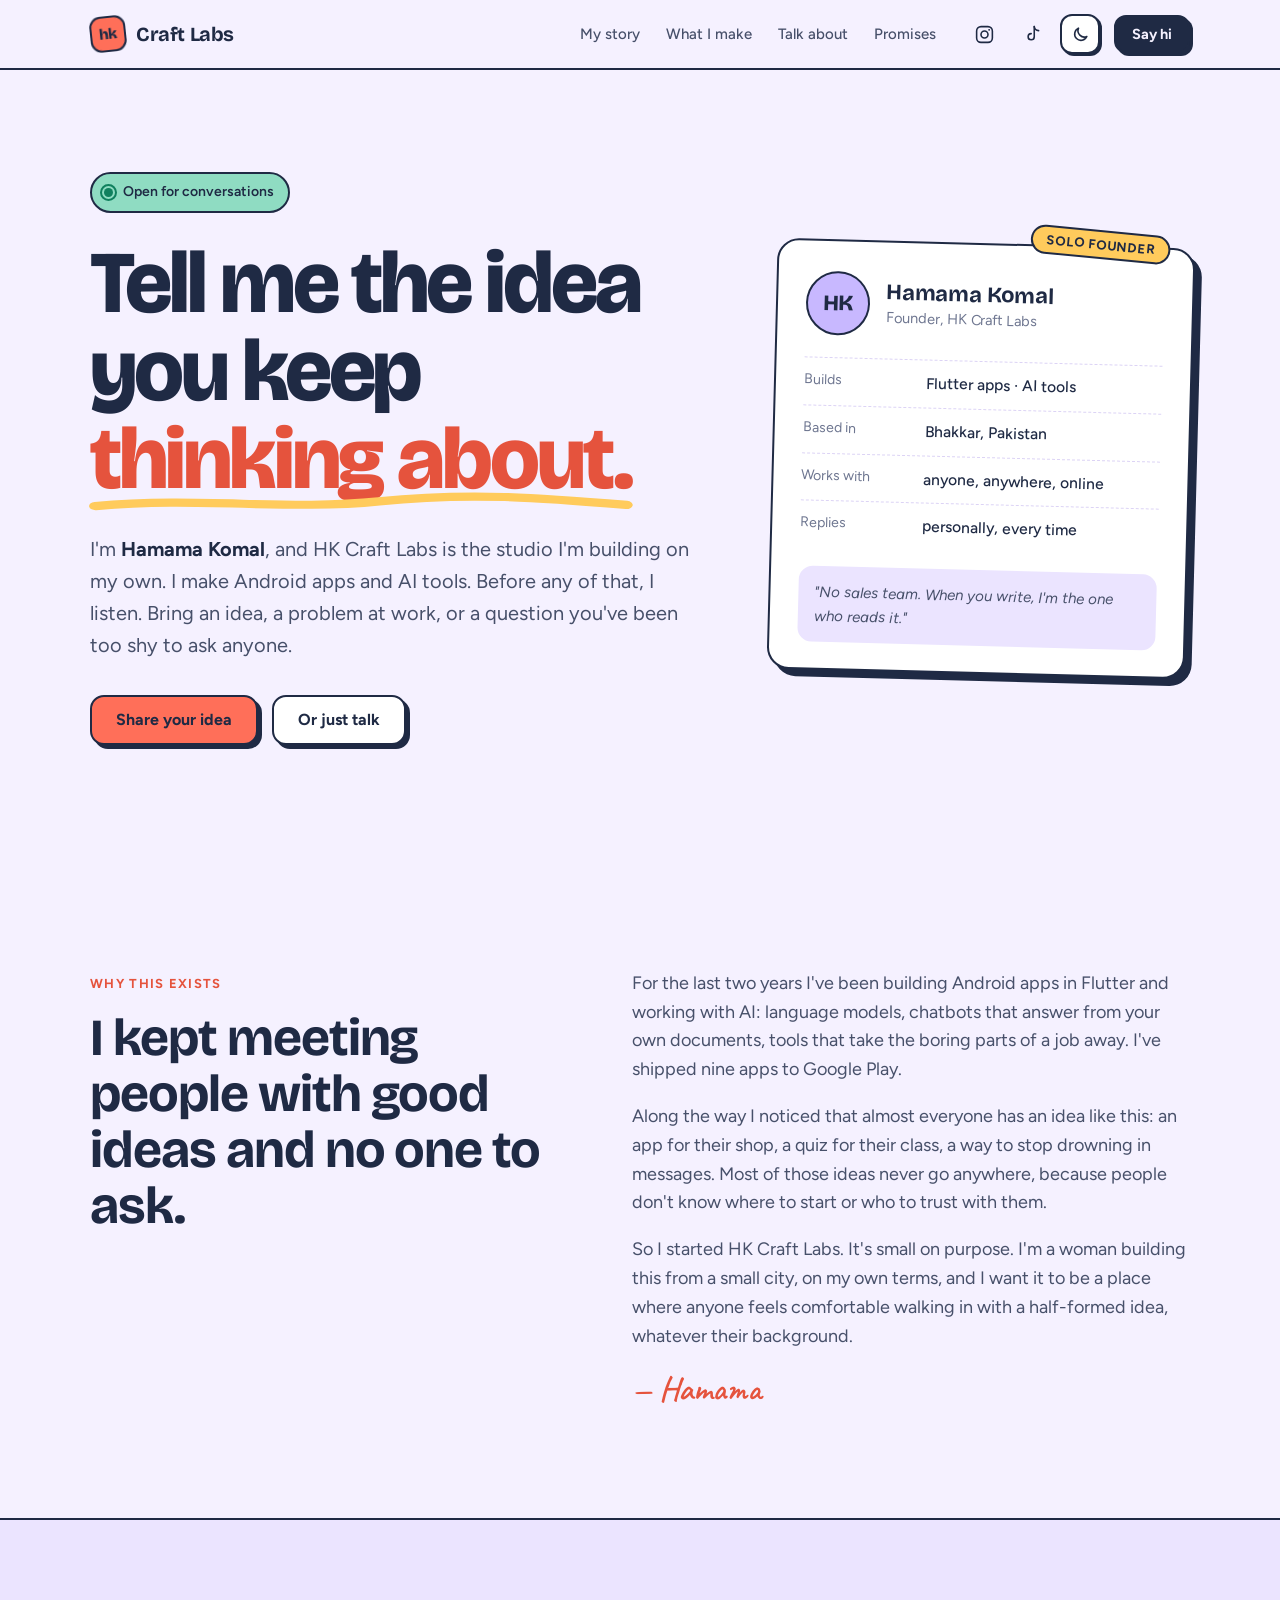
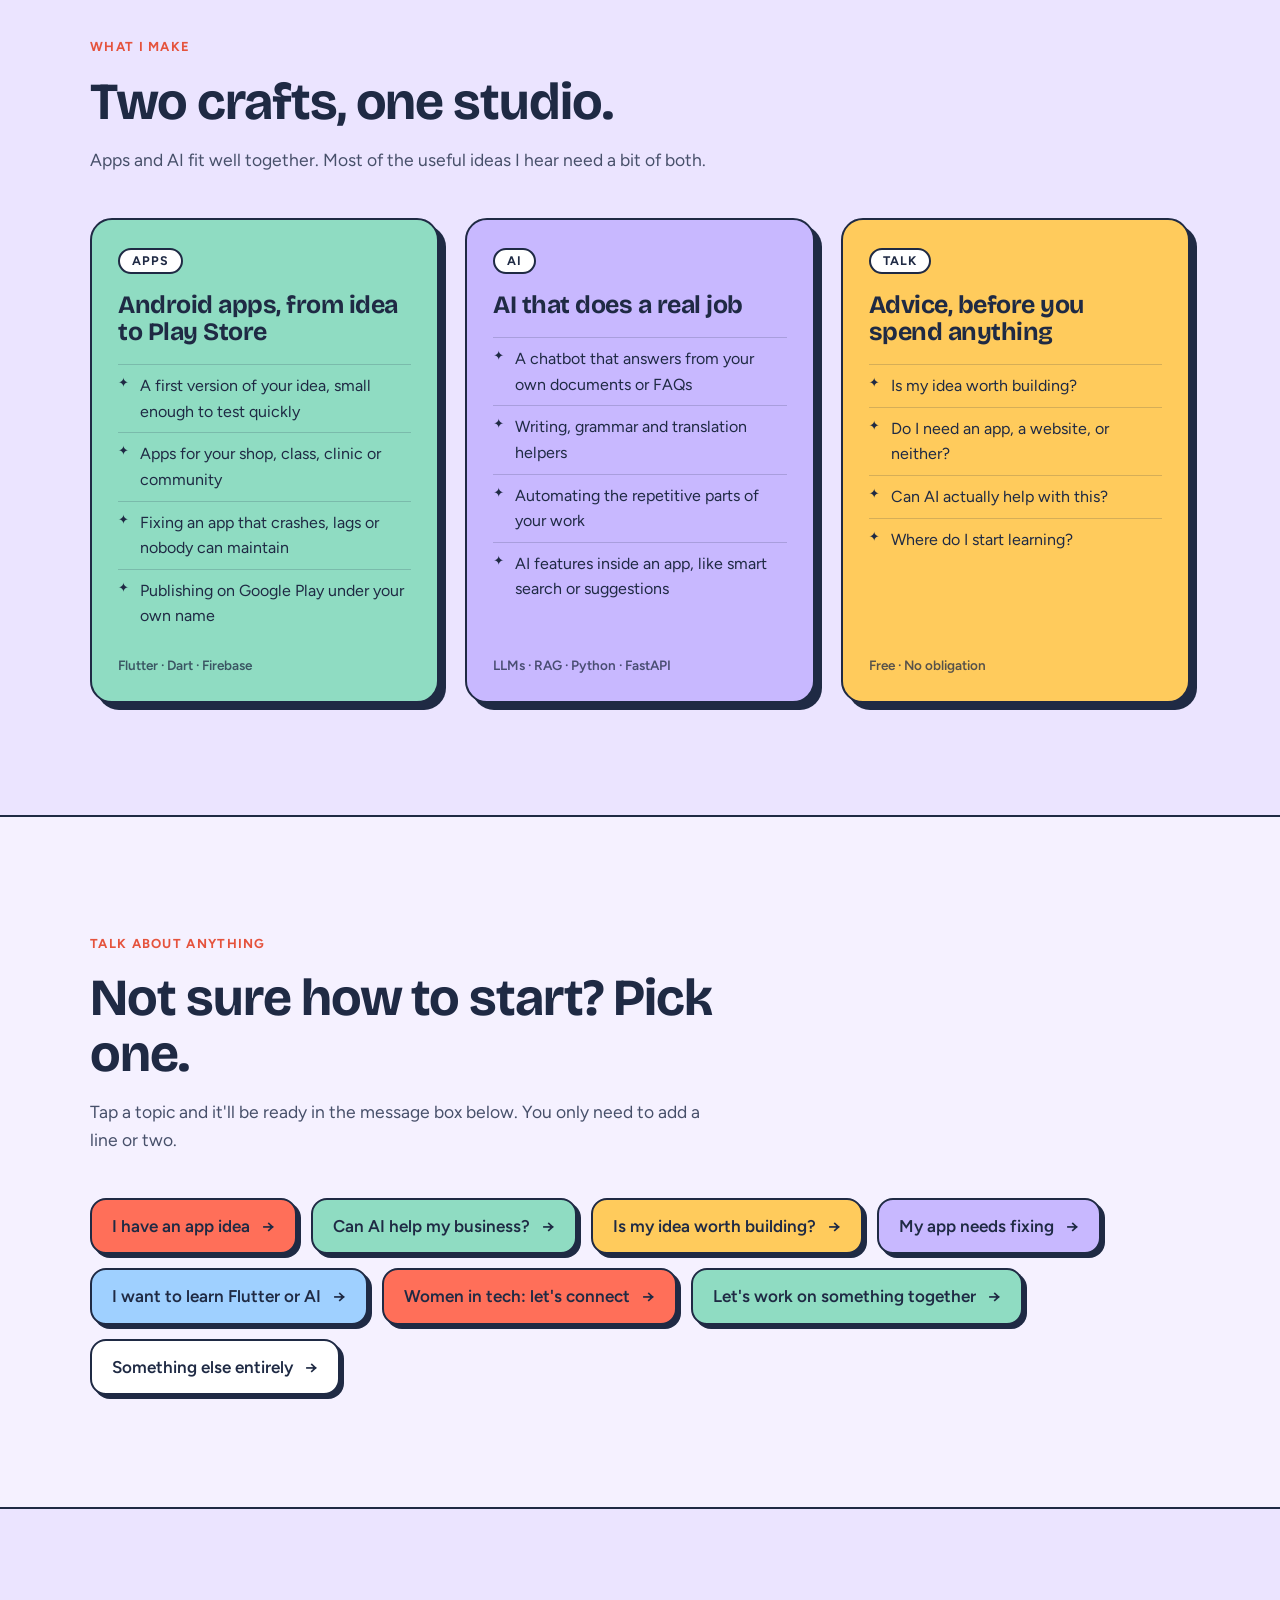
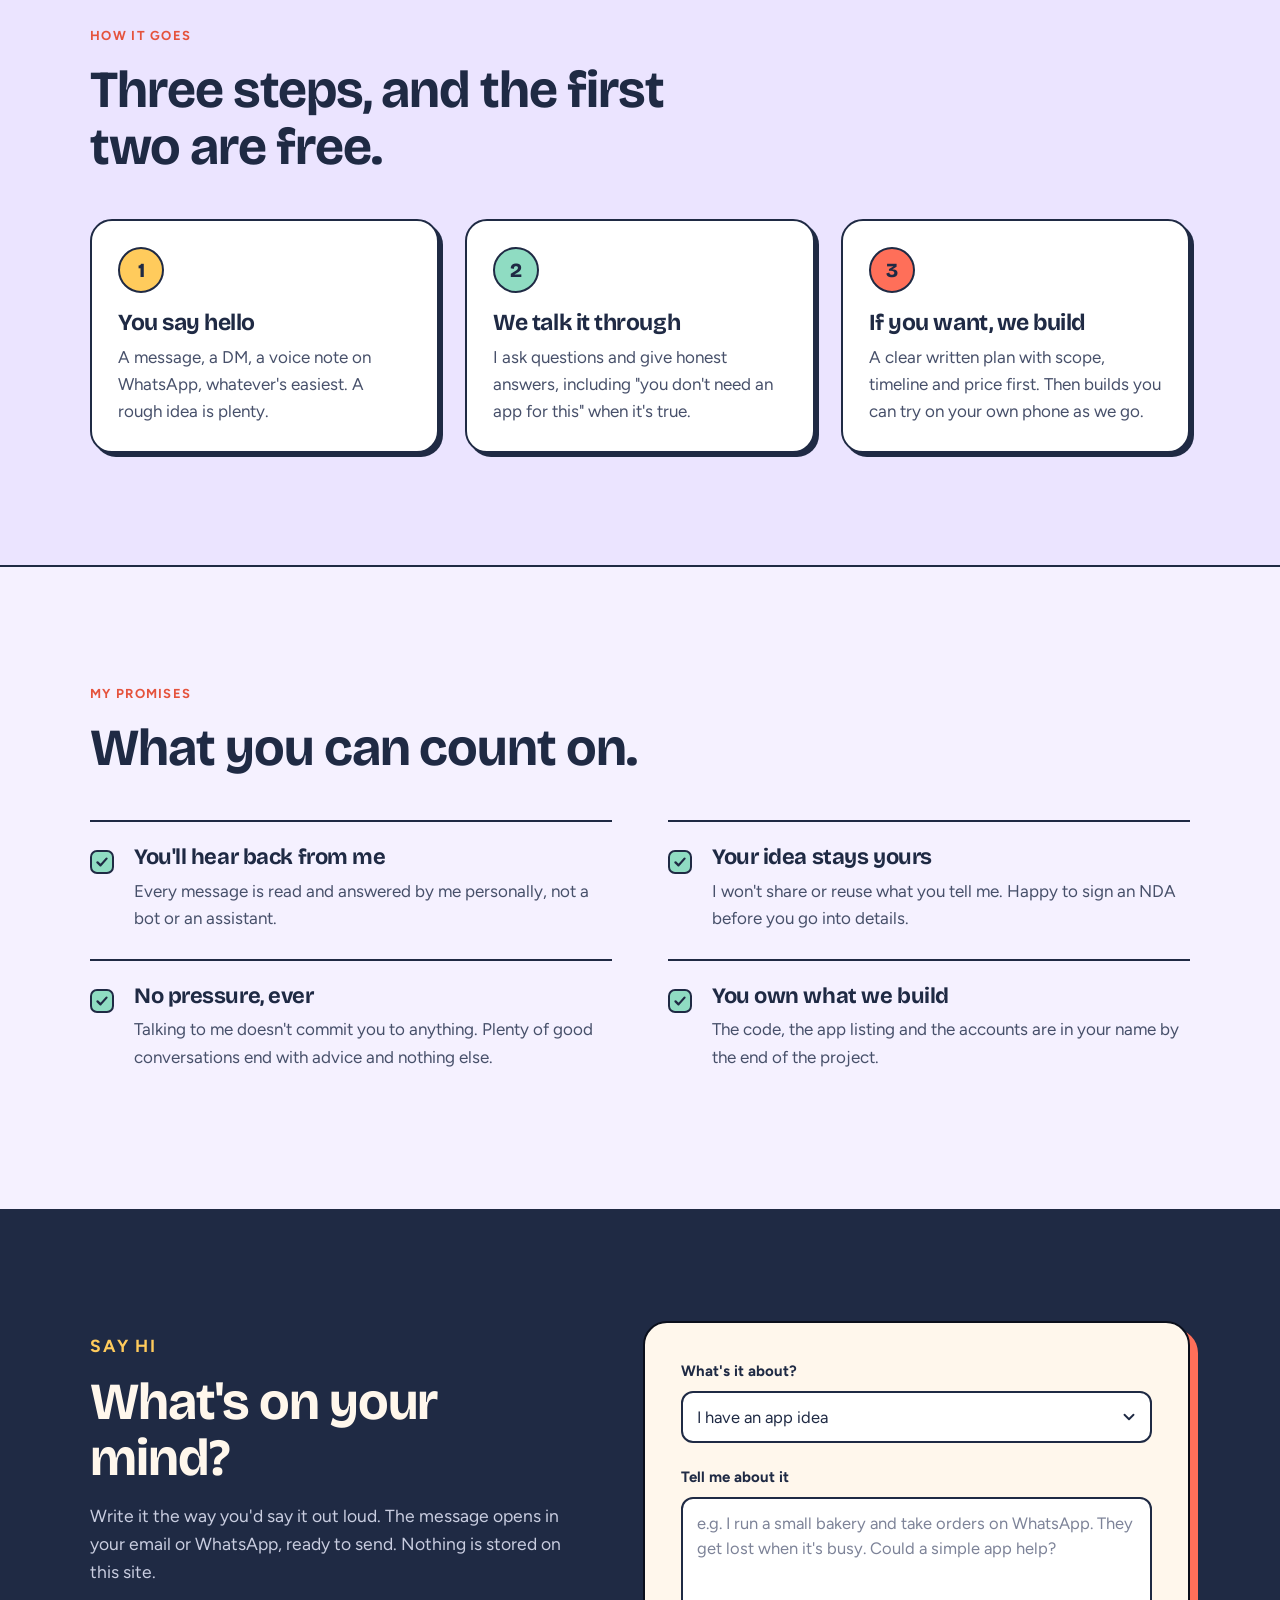
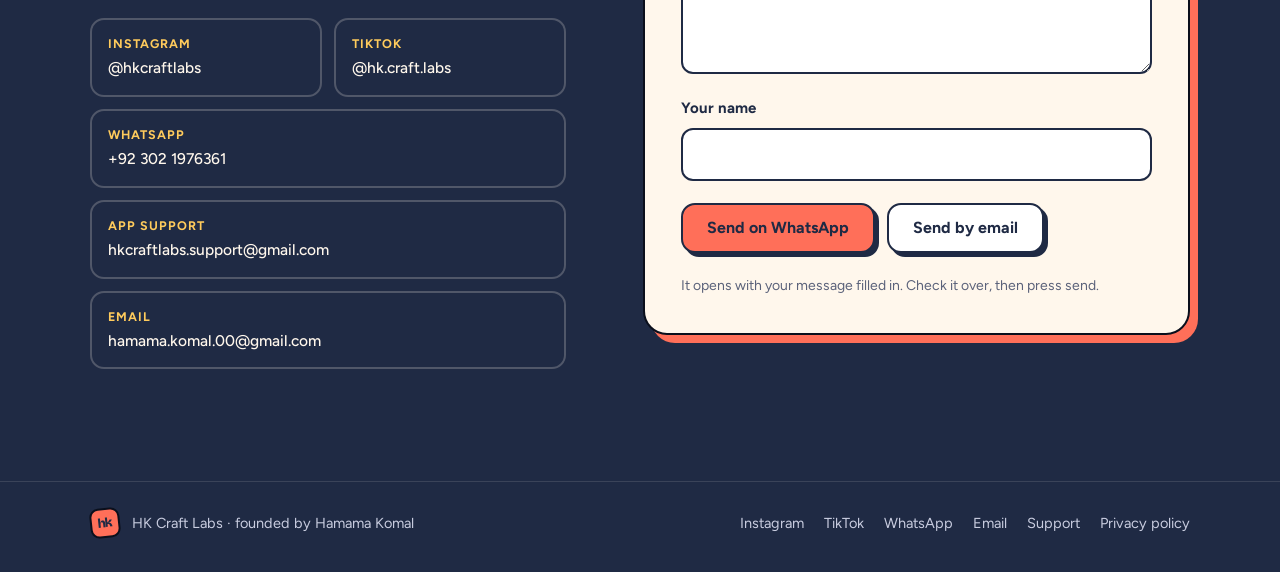
<file: index.html>
<!doctype html>
<html lang="en">
<head>
  <meta charset="utf-8" />
  <meta name="viewport" content="width=device-width, initial-scale=1" />
  <title>HK Craft Labs — apps and AI, made with care</title>
  <meta name="description" content="HK Craft Labs is a new studio founded by Hamama Komal, a woman solo founder building Android apps and AI tools. Share an idea, ask a question, or just talk." />
  <meta name="theme-color" content="#f5f1ff" media="(prefers-color-scheme: light)" />
  <meta name="theme-color" content="#131a2b" media="(prefers-color-scheme: dark)" />
  <link rel="icon" href="/favicon.svg" type="image/svg+xml" />

  <meta property="og:type" content="website" />
  <meta property="og:title" content="HK Craft Labs — tell me the idea you keep thinking about" />
  <meta property="og:description" content="A new studio for apps and AI, founded by Hamama Komal. Share an idea or just say hi." />
  <meta property="og:image" content="/og.png" />
  <meta name="twitter:card" content="summary_large_image" />

  <link rel="preconnect" href="https://fonts.googleapis.com" />
  <link rel="preconnect" href="https://fonts.gstatic.com" crossorigin />
  <link href="https://fonts.googleapis.com/css2?family=Bricolage+Grotesque:opsz,wght@12..96,500..800&family=Caveat:wght@600&family=Figtree:wght@400;500;600;700&display=swap" rel="stylesheet" />
  <link rel="stylesheet" href="/styles.css" />
  <script>
    // Apply a saved theme before first paint so the page doesn't flash.
    try {
      var saved = localStorage.getItem("hk-theme");
      if (saved === "light" || saved === "dark") document.documentElement.dataset.theme = saved;
    } catch (e) {}
  </script>
</head>
<body>
  <a class="skip" href="#main">Skip to content</a>

  <header class="masthead">
    <div class="wrap masthead__row">
      <a class="brand" href="#top" aria-label="HK Craft Labs, back to top">
        <span class="brand__mark" aria-hidden="true">hk</span>
        <span class="brand__name">Craft Labs</span>
      </a>
      <nav class="nav" aria-label="Primary">
        <a href="#story">My story</a>
        <a href="#make">What I make</a>
        <a href="#topics">Talk about</a>
        <a href="#promise">Promises</a>
      </nav>
      <div class="masthead__social">
        <a class="icon-link" href="https://www.instagram.com/hkcraftlabs" target="_blank" rel="noopener" aria-label="HK Craft Labs on Instagram" data-social="instagram">
          <svg viewBox="0 0 24 24" aria-hidden="true"><rect x="3" y="3" width="18" height="18" rx="5"/><circle cx="12" cy="12" r="4"/><circle cx="17.3" cy="6.7" r="1.1" class="fill"/></svg>
        </a>
        <a class="icon-link" href="https://www.tiktok.com/@hk.craft.labs" target="_blank" rel="noopener" aria-label="HK Craft Labs on TikTok" data-social="tiktok">
          <svg viewBox="0 0 24 24" aria-hidden="true"><path d="M14 3v11.5a3.5 3.5 0 1 1-3.5-3.5"/><path d="M14 3c.4 2.6 2.2 4.4 5 4.6"/></svg>
        </a>
        <button class="theme-toggle" type="button" id="theme-toggle" aria-label="Switch to dark theme">
          <svg class="icon-moon" viewBox="0 0 24 24" aria-hidden="true"><path d="M20 14.5A8 8 0 0 1 9.5 4a8 8 0 1 0 10.5 10.5z"/></svg>
          <svg class="icon-sun" viewBox="0 0 24 24" aria-hidden="true"><circle cx="12" cy="12" r="4"/><path d="M12 2v2M12 20v2M4.9 4.9l1.4 1.4M17.7 17.7l1.4 1.4M2 12h2M20 12h2M4.9 19.1l1.4-1.4M17.7 6.3l1.4-1.4"/></svg>
        </button>
        <a class="btn btn--small" href="#talk">Say hi</a>
      </div>
    </div>
  </header>

  <main id="main">
    <!-- HERO -->
    <section class="hero" id="top">
      <div class="wrap hero__grid">
        <div class="hero__copy">
          <p class="pill"><span class="pulse" aria-hidden="true"></span> Open for conversations</p>
          <h1 class="display">
            Tell me the idea you keep
            <span class="scribble">thinking about.<svg viewBox="0 0 300 18" preserveAspectRatio="none" aria-hidden="true"><path d="M3 12 C 60 4, 110 16, 160 8 S 250 5, 297 11"/></svg></span>
          </h1>
          <p class="lede">
            I'm <strong>Hamama Komal</strong>, and HK Craft Labs is the studio I'm building on my own. I make
            Android apps and AI tools. Before any of that, I listen. Bring an idea, a problem at work, or a
            question you've been too shy to ask anyone.
          </p>
          <div class="hero__actions">
            <a class="btn btn--coral" href="#talk">Share your idea</a>
            <a class="btn btn--ghost" href="#topics">Or just talk</a>
          </div>
        </div>

        <aside class="founder-card" aria-label="About the founder">
          <span class="sticker">solo founder</span>
          <div class="founder-card__top">
            <span class="avatar" aria-hidden="true">HK</span>
            <div>
              <p class="founder-card__name">Hamama Komal</p>
              <p class="founder-card__role">Founder, HK Craft Labs</p>
            </div>
          </div>
          <ul class="founder-card__facts">
            <li><span>Builds</span>Flutter apps · AI tools</li>
            <li><span>Based in</span>Bhakkar, Pakistan</li>
            <li><span>Works with</span>anyone, anywhere, online</li>
            <li><span>Replies</span>personally, every time</li>
          </ul>
          <p class="founder-card__note">"No sales team. When you write, I'm the one who reads it."</p>
        </aside>
      </div>
    </section>

    <!-- STORY -->
    <section class="section" id="story">
      <div class="wrap story">
        <div class="story__head">
          <p class="eyebrow">Why this exists</p>
          <h2>I kept meeting people with good ideas and no one to ask.</h2>
        </div>
        <div class="story__body">
          <p>
            For the last two years I've been building Android apps in Flutter and working with AI: language
            models, chatbots that answer from your own documents, tools that take the boring parts of a job away.
            I've shipped nine apps to Google Play.
          </p>
          <p>
            Along the way I noticed that almost everyone has an idea like this: an app for their shop, a quiz
            for their class, a way to stop drowning in messages. Most of those ideas never go anywhere, because
            people don't know where to start or who to trust with them.
          </p>
          <p>
            So I started HK Craft Labs. It's small on purpose. I'm a woman building this from a small city, on my
            own terms, and I want it to be a place where anyone feels comfortable walking in with a half-formed
            idea, whatever their background.
          </p>
          <p class="handwritten">— Hamama</p>
        </div>
      </div>
    </section>

    <!-- MAKE -->
    <section class="section section--tint" id="make">
      <div class="wrap">
        <div class="section__head">
          <p class="eyebrow">What I make</p>
          <h2>Two crafts, one studio.</h2>
          <p class="section__note">Apps and AI fit well together. Most of the useful ideas I hear need a bit of both.</p>
        </div>

        <div class="lanes">
          <article class="lane lane--mint">
            <p class="lane__tag">Apps</p>
            <h3>Android apps, from idea to Play Store</h3>
            <ul>
              <li>A first version of your idea, small enough to test quickly</li>
              <li>Apps for your shop, class, clinic or community</li>
              <li>Fixing an app that crashes, lags or nobody can maintain</li>
              <li>Publishing on Google Play under your own name</li>
            </ul>
            <p class="lane__stack">Flutter · Dart · Firebase</p>
          </article>

          <article class="lane lane--lilac">
            <p class="lane__tag">AI</p>
            <h3>AI that does a real job</h3>
            <ul>
              <li>A chatbot that answers from your own documents or FAQs</li>
              <li>Writing, grammar and translation helpers</li>
              <li>Automating the repetitive parts of your work</li>
              <li>AI features inside an app, like smart search or suggestions</li>
            </ul>
            <p class="lane__stack">LLMs · RAG · Python · FastAPI</p>
          </article>

          <article class="lane lane--sun">
            <p class="lane__tag">Talk</p>
            <h3>Advice, before you spend anything</h3>
            <ul>
              <li>Is my idea worth building?</li>
              <li>Do I need an app, a website, or neither?</li>
              <li>Can AI actually help with this?</li>
              <li>Where do I start learning?</li>
            </ul>
            <p class="lane__stack">Free · No obligation</p>
          </article>
        </div>
      </div>
    </section>

    <!-- TOPICS -->
    <section class="section" id="topics">
      <div class="wrap">
        <div class="section__head">
          <p class="eyebrow">Talk about anything</p>
          <h2>Not sure how to start? Pick one.</h2>
          <p class="section__note">Tap a topic and it'll be ready in the message box below. You only need to add a line or two.</p>
        </div>

        <ul class="topics" role="list">
          <li><button type="button" class="topic topic--coral" data-topic="I have an app idea">I have an app idea<span aria-hidden="true">→</span></button></li>
          <li><button type="button" class="topic topic--mint" data-topic="Can AI help my business?">Can AI help my business?<span aria-hidden="true">→</span></button></li>
          <li><button type="button" class="topic topic--sun" data-topic="Is my idea worth building?">Is my idea worth building?<span aria-hidden="true">→</span></button></li>
          <li><button type="button" class="topic topic--lilac" data-topic="My app needs fixing">My app needs fixing<span aria-hidden="true">→</span></button></li>
          <li><button type="button" class="topic topic--sky" data-topic="I want to learn Flutter or AI">I want to learn Flutter or AI<span aria-hidden="true">→</span></button></li>
          <li><button type="button" class="topic topic--coral" data-topic="Women in tech: let's connect">Women in tech: let's connect<span aria-hidden="true">→</span></button></li>
          <li><button type="button" class="topic topic--mint" data-topic="Collaboration">Let's work on something together<span aria-hidden="true">→</span></button></li>
          <li><button type="button" class="topic topic--plain" data-topic="Something else">Something else entirely<span aria-hidden="true">→</span></button></li>
        </ul>
      </div>
    </section>

    <!-- HOW -->
    <section class="section section--tint" id="how">
      <div class="wrap">
        <div class="section__head">
          <p class="eyebrow">How it goes</p>
          <h2>Three steps, and the first two are free.</h2>
        </div>
        <ol class="steps">
          <li class="step">
            <span class="step__n">1</span>
            <h3>You say hello</h3>
            <p>A message, a DM, a voice note on WhatsApp, whatever's easiest. A rough idea is plenty.</p>
          </li>
          <li class="step">
            <span class="step__n">2</span>
            <h3>We talk it through</h3>
            <p>I ask questions and give honest answers, including "you don't need an app for this" when it's true.</p>
          </li>
          <li class="step">
            <span class="step__n">3</span>
            <h3>If you want, we build</h3>
            <p>A clear written plan with scope, timeline and price first. Then builds you can try on your own phone as we go.</p>
          </li>
        </ol>
      </div>
    </section>

    <!-- PROMISES -->
    <section class="section" id="promise">
      <div class="wrap promise">
        <div class="section__head">
          <p class="eyebrow">My promises</p>
          <h2>What you can count on.</h2>
        </div>
        <ul class="promises">
          <li>
            <h3>You'll hear back from me</h3>
            <p>Every message is read and answered by me personally, not a bot or an assistant.</p>
          </li>
          <li>
            <h3>Your idea stays yours</h3>
            <p>I won't share or reuse what you tell me. Happy to sign an NDA before you go into details.</p>
          </li>
          <li>
            <h3>No pressure, ever</h3>
            <p>Talking to me doesn't commit you to anything. Plenty of good conversations end with advice and nothing else.</p>
          </li>
          <li>
            <h3>You own what we build</h3>
            <p>The code, the app listing and the accounts are in your name by the end of the project.</p>
          </li>
        </ul>
      </div>
    </section>

    <!-- CONTACT -->
    <section class="section section--talk" id="talk">
      <div class="wrap talk">
        <div class="talk__intro">
          <p class="eyebrow eyebrow--light">Say hi</p>
          <h2>What's on your mind?</h2>
          <p>
            Write it the way you'd say it out loud. The message opens in your email or WhatsApp, ready to send.
            Nothing is stored on this site.
          </p>

          <ul class="channels">
            <li>
              <a href="https://www.instagram.com/hkcraftlabs" target="_blank" rel="noopener" data-social="instagram">
                <span class="channels__label">Instagram</span>
                <span class="channels__value" data-social-handle="instagram">@hkcraftlabs</span>
              </a>
            </li>
            <li>
              <a href="https://www.tiktok.com/@hk.craft.labs" target="_blank" rel="noopener" data-social="tiktok">
                <span class="channels__label">TikTok</span>
                <span class="channels__value" data-social-handle="tiktok">@hk.craft.labs</span>
              </a>
            </li>
            <li class="channels__wide">
              <a href="https://wa.me/923021976361" target="_blank" rel="noopener">
                <span class="channels__label">WhatsApp</span>
                <span class="channels__value">+92 302 1976361</span>
              </a>
            </li>
            <li class="channels__wide">
              <a href="mailto:hkcraftlabs.support@gmail.com">
                <span class="channels__label">App support</span>
                <span class="channels__value">hkcraftlabs.support@gmail.com</span>
              </a>
            </li>
            <li class="channels__wide">
              <a href="mailto:hamama.komal.00@gmail.com">
                <span class="channels__label">Email</span>
                <span class="channels__value">hamama.komal.00@gmail.com</span>
              </a>
            </li>
          </ul>
        </div>

        <form class="brief" id="brief" novalidate>
          <label class="field">
            <span class="field__label">What's it about?</span>
            <select name="topic" id="topic">
              <option>I have an app idea</option>
              <option>Can AI help my business?</option>
              <option>Is my idea worth building?</option>
              <option>My app needs fixing</option>
              <option>I want to learn Flutter or AI</option>
              <option>Women in tech: let's connect</option>
              <option>Collaboration</option>
              <option>Something else</option>
            </select>
          </label>

          <label class="field">
            <span class="field__label">Tell me about it</span>
            <textarea name="message" id="message" rows="6" required placeholder="e.g. I run a small bakery and take orders on WhatsApp. They get lost when it's busy. Could a simple app help?"></textarea>
          </label>

          <label class="field">
            <span class="field__label">Your name</span>
            <input type="text" name="name" autocomplete="name" required />
          </label>

          <p class="form-error" id="form-error" role="alert" hidden></p>

          <div class="brief__send">
            <button class="btn btn--coral" type="submit" data-channel="whatsapp">Send on WhatsApp</button>
            <button class="btn btn--ghost" type="submit" data-channel="email">Send by email</button>
          </div>
          <p class="brief__hint">It opens with your message filled in. Check it over, then press send.</p>
        </form>
      </div>
    </section>
  </main>

  <footer class="footer">
    <div class="wrap footer__row">
      <p class="footer__brand"><span class="brand__mark" aria-hidden="true">hk</span> HK Craft Labs · founded by Hamama Komal</p>
      <p class="footer__links">
        <a href="https://www.instagram.com/hkcraftlabs" target="_blank" rel="noopener" data-social="instagram">Instagram</a>
        <a href="https://www.tiktok.com/@hk.craft.labs" target="_blank" rel="noopener" data-social="tiktok">TikTok</a>
        <a href="https://wa.me/923021976361" target="_blank" rel="noopener">WhatsApp</a>
        <a href="mailto:hamama.komal.00@gmail.com">Email</a>
        <a href="mailto:hkcraftlabs.support@gmail.com">Support</a>
        <a href="/privacy">Privacy policy</a>
      </p>
    </div>
  </footer>

  <script src="/script.js" defer></script>
</body>
</html>
</file>
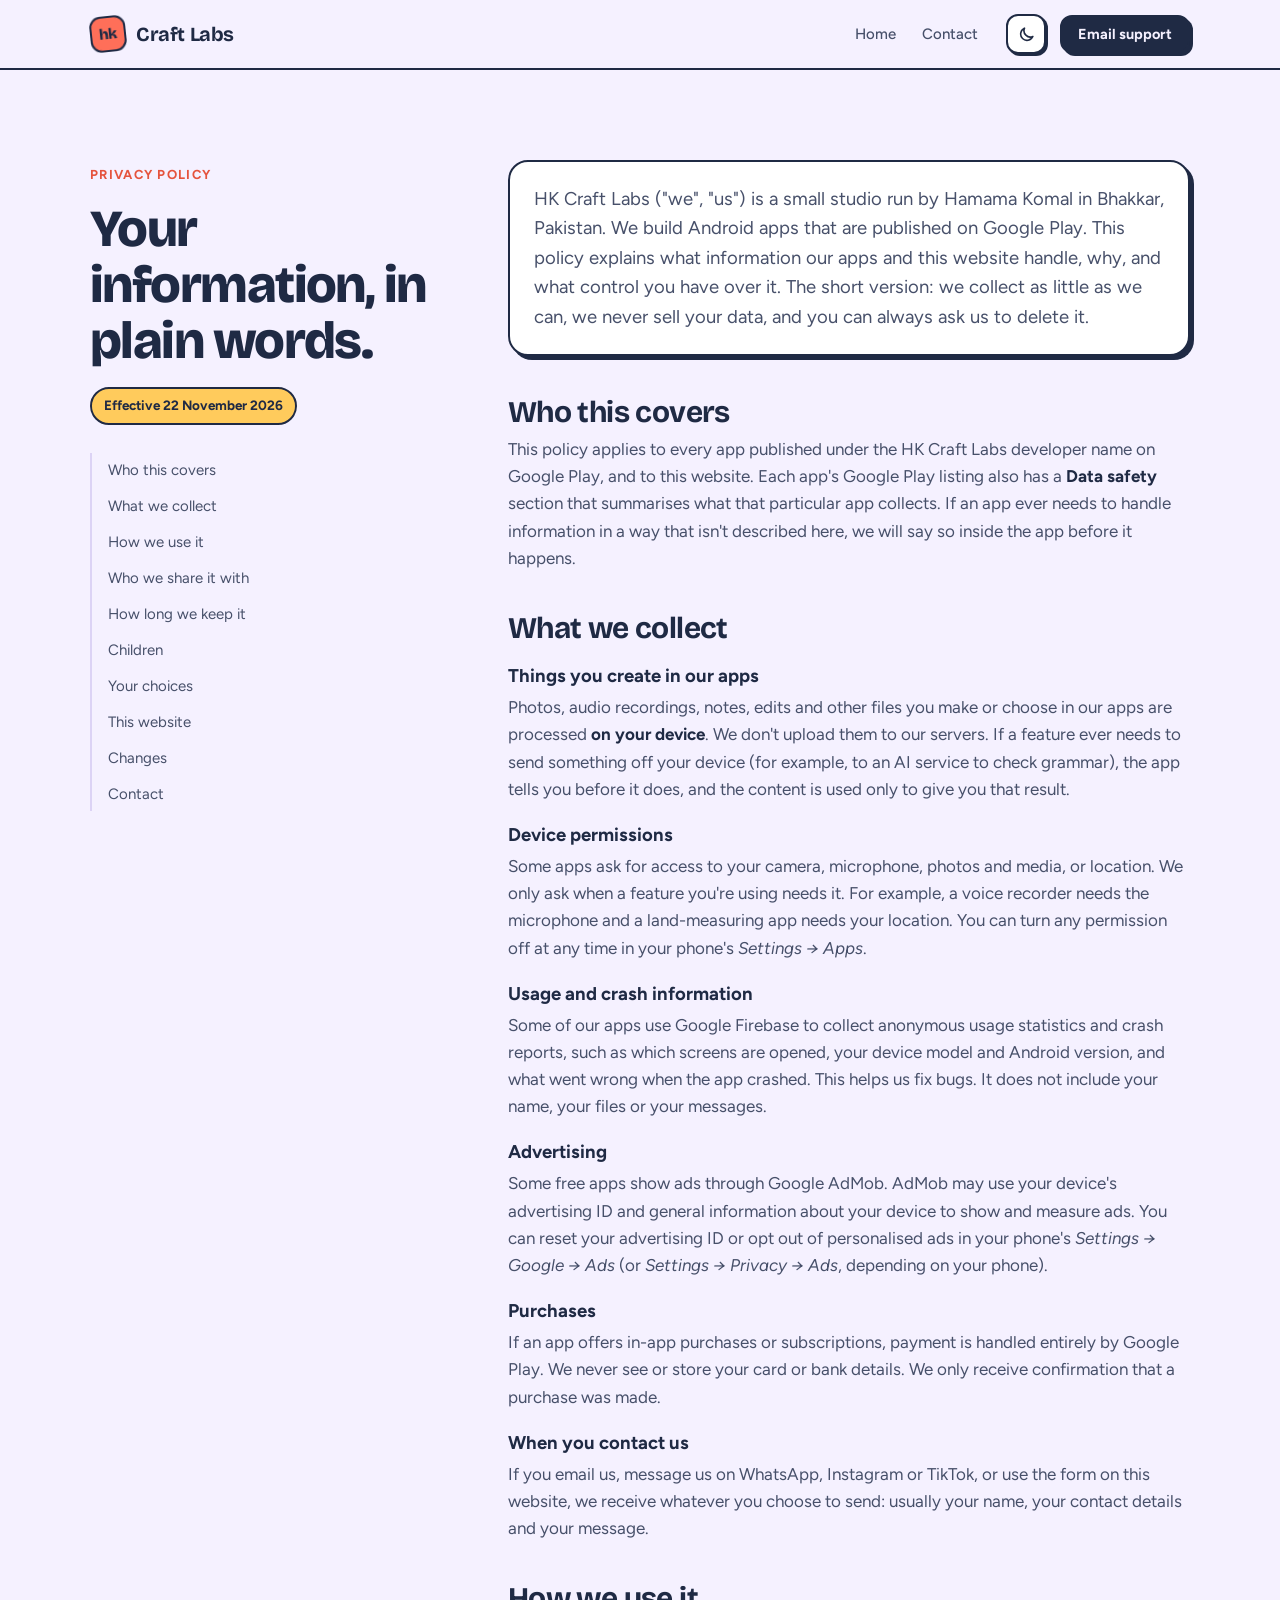
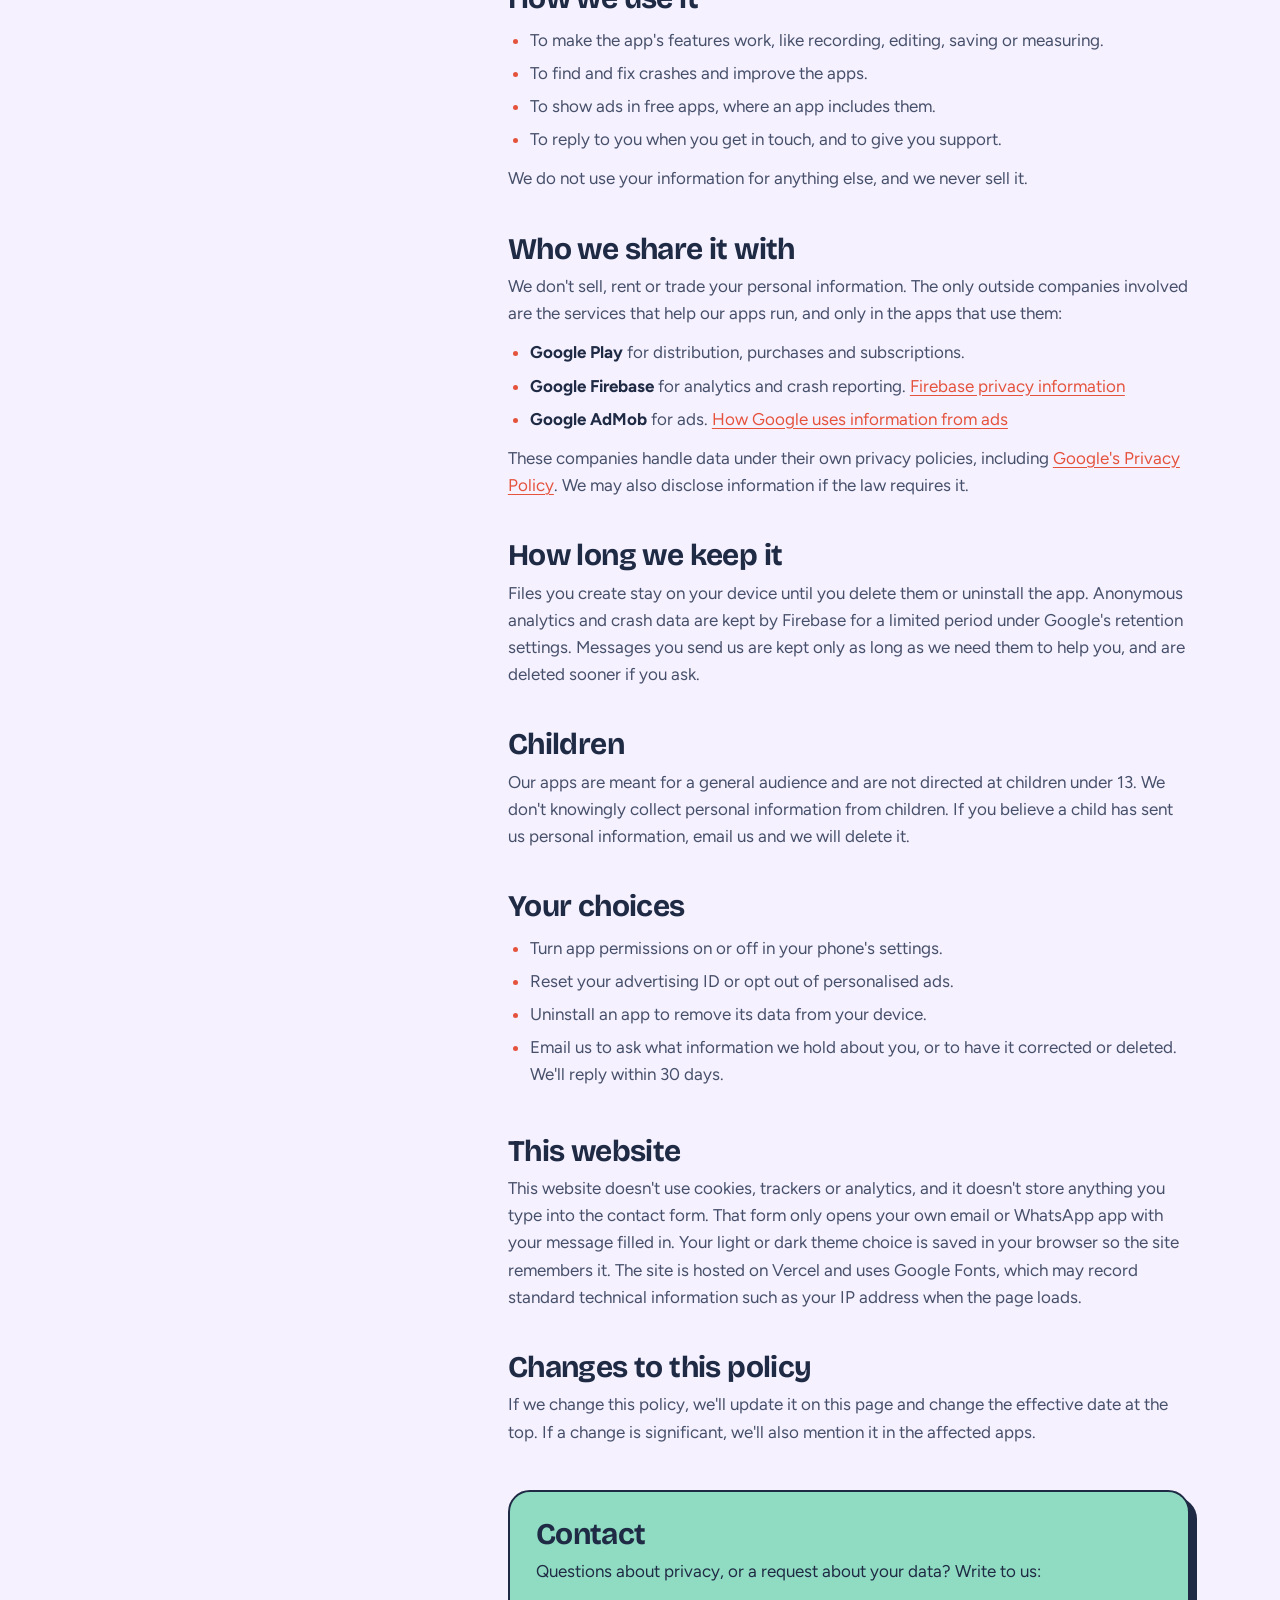
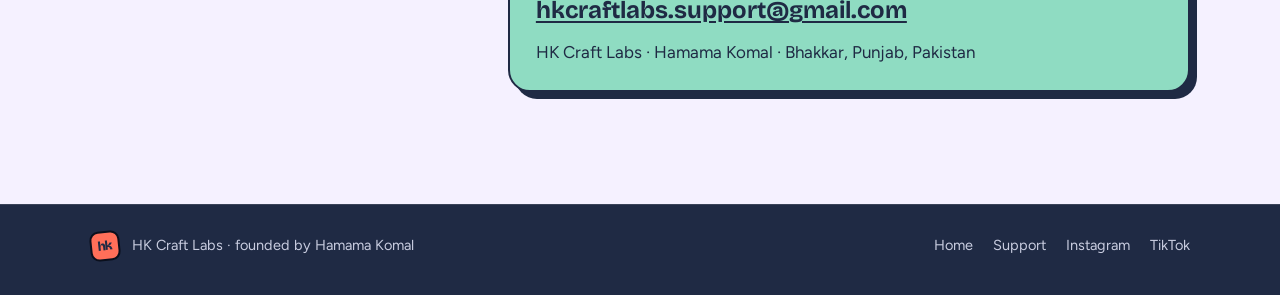
<file: privacy.html>
<!doctype html>
<html lang="en">
<head>
  <meta charset="utf-8" />
  <meta name="viewport" content="width=device-width, initial-scale=1" />
  <title>Privacy Policy — HK Craft Labs</title>
  <meta name="description" content="How HK Craft Labs apps on Google Play and this website handle your information." />
  <meta name="theme-color" content="#f5f1ff" media="(prefers-color-scheme: light)" />
  <meta name="theme-color" content="#131a2b" media="(prefers-color-scheme: dark)" />
  <link rel="icon" href="/favicon.svg" type="image/svg+xml" />

  <link rel="preconnect" href="https://fonts.googleapis.com" />
  <link rel="preconnect" href="https://fonts.gstatic.com" crossorigin />
  <link href="https://fonts.googleapis.com/css2?family=Bricolage+Grotesque:opsz,wght@12..96,500..800&family=Figtree:wght@400;500;600;700&display=swap" rel="stylesheet" />
  <link rel="stylesheet" href="/styles.css" />
  <script>
    // Apply a saved theme before first paint so the page doesn't flash.
    try {
      var saved = localStorage.getItem("hk-theme");
      if (saved === "light" || saved === "dark") document.documentElement.dataset.theme = saved;
    } catch (e) {}
  </script>
</head>
<body>
  <a class="skip" href="#main">Skip to content</a>

  <header class="masthead">
    <div class="wrap masthead__row">
      <a class="brand" href="/" aria-label="HK Craft Labs home">
        <span class="brand__mark" aria-hidden="true">hk</span>
        <span class="brand__name">Craft Labs</span>
      </a>
      <nav class="nav" aria-label="Primary">
        <a href="/">Home</a>
        <a href="/#talk">Contact</a>
      </nav>
      <div class="masthead__social">
        <button class="theme-toggle" type="button" id="theme-toggle" aria-label="Switch to dark theme">
          <svg class="icon-moon" viewBox="0 0 24 24" aria-hidden="true"><path d="M20 14.5A8 8 0 0 1 9.5 4a8 8 0 1 0 10.5 10.5z"/></svg>
          <svg class="icon-sun" viewBox="0 0 24 24" aria-hidden="true"><circle cx="12" cy="12" r="4"/><path d="M12 2v2M12 20v2M4.9 4.9l1.4 1.4M17.7 17.7l1.4 1.4M2 12h2M20 12h2M4.9 19.1l1.4-1.4M17.7 6.3l1.4-1.4"/></svg>
        </button>
        <a class="btn btn--small" href="mailto:hkcraftlabs.support@gmail.com">Email support</a>
      </div>
    </div>
  </header>

  <main id="main" class="legal">
    <div class="wrap legal__grid">
      <aside class="legal__aside">
        <p class="eyebrow">Privacy policy</p>
        <h1>Your information, in plain words.</h1>
        <p class="legal__meta">Effective 22 November 2026</p>
        <nav class="legal__toc" aria-label="On this page">
          <a href="#scope">Who this covers</a>
          <a href="#collect">What we collect</a>
          <a href="#use">How we use it</a>
          <a href="#share">Who we share it with</a>
          <a href="#keep">How long we keep it</a>
          <a href="#children">Children</a>
          <a href="#rights">Your choices</a>
          <a href="#website">This website</a>
          <a href="#changes">Changes</a>
          <a href="#contact">Contact</a>
        </nav>
      </aside>

      <article class="legal__body">
        <p class="legal__lede">
          HK Craft Labs ("we", "us") is a small studio run by Hamama Komal in Bhakkar, Pakistan. We build Android
          apps that are published on Google Play. This policy explains what information our apps and this website
          handle, why, and what control you have over it. The short version: we collect as little as we can, we
          never sell your data, and you can always ask us to delete it.
        </p>

        <section id="scope">
          <h2>Who this covers</h2>
          <p>
            This policy applies to every app published under the HK Craft Labs developer name on Google Play, and
            to this website. Each app's Google Play listing also has a <strong>Data safety</strong> section that
            summarises what that particular app collects. If an app ever needs to handle information in a way that
            isn't described here, we will say so inside the app before it happens.
          </p>
        </section>

        <section id="collect">
          <h2>What we collect</h2>

          <h3>Things you create in our apps</h3>
          <p>
            Photos, audio recordings, notes, edits and other files you make or choose in our apps are processed
            <strong>on your device</strong>. We don't upload them to our servers. If a feature ever needs to send
            something off your device (for example, to an AI service to check grammar), the app tells you before it
            does, and the content is used only to give you that result.
          </p>

          <h3>Device permissions</h3>
          <p>
            Some apps ask for access to your camera, microphone, photos and media, or location. We only ask when a
            feature you're using needs it. For example, a voice recorder needs the microphone and a land-measuring
            app needs your location. You can turn any permission off at any time in your phone's
            <em>Settings → Apps</em>.
          </p>

          <h3>Usage and crash information</h3>
          <p>
            Some of our apps use Google Firebase to collect anonymous usage statistics and crash reports, such as which
            screens are opened, your device model and Android version, and what went wrong when the app crashed. This
            helps us fix bugs. It does not include your name, your files or your messages.
          </p>

          <h3>Advertising</h3>
          <p>
            Some free apps show ads through Google AdMob. AdMob may use your device's advertising ID and general
            information about your device to show and measure ads. You can reset your advertising ID or opt out of
            personalised ads in your phone's <em>Settings → Google → Ads</em> (or <em>Settings → Privacy → Ads</em>,
            depending on your phone).
          </p>

          <h3>Purchases</h3>
          <p>
            If an app offers in-app purchases or subscriptions, payment is handled entirely by Google Play. We never
            see or store your card or bank details. We only receive confirmation that a purchase was made.
          </p>

          <h3>When you contact us</h3>
          <p>
            If you email us, message us on WhatsApp, Instagram or TikTok, or use the form on this website, we receive
            whatever you choose to send: usually your name, your contact details and your message.
          </p>
        </section>

        <section id="use">
          <h2>How we use it</h2>
          <ul>
            <li>To make the app's features work, like recording, editing, saving or measuring.</li>
            <li>To find and fix crashes and improve the apps.</li>
            <li>To show ads in free apps, where an app includes them.</li>
            <li>To reply to you when you get in touch, and to give you support.</li>
          </ul>
          <p>We do not use your information for anything else, and we never sell it.</p>
        </section>

        <section id="share">
          <h2>Who we share it with</h2>
          <p>
            We don't sell, rent or trade your personal information. The only outside companies involved are the
            services that help our apps run, and only in the apps that use them:
          </p>
          <ul>
            <li><strong>Google Play</strong> for distribution, purchases and subscriptions.</li>
            <li><strong>Google Firebase</strong> for analytics and crash reporting.
              <a href="https://firebase.google.com/support/privacy" target="_blank" rel="noopener">Firebase privacy information</a></li>
            <li><strong>Google AdMob</strong> for ads.
              <a href="https://policies.google.com/technologies/ads" target="_blank" rel="noopener">How Google uses information from ads</a></li>
          </ul>
          <p>
            These companies handle data under their own privacy policies, including
            <a href="https://policies.google.com/privacy" target="_blank" rel="noopener">Google's Privacy Policy</a>.
            We may also disclose information if the law requires it.
          </p>
        </section>

        <section id="keep">
          <h2>How long we keep it</h2>
          <p>
            Files you create stay on your device until you delete them or uninstall the app. Anonymous analytics and
            crash data are kept by Firebase for a limited period under Google's retention settings. Messages you send
            us are kept only as long as we need them to help you, and are deleted sooner if you ask.
          </p>
        </section>

        <section id="children">
          <h2>Children</h2>
          <p>
            Our apps are meant for a general audience and are not directed at children under 13. We don't knowingly
            collect personal information from children. If you believe a child has sent us personal information,
            email us and we will delete it.
          </p>
        </section>

        <section id="rights">
          <h2>Your choices</h2>
          <ul>
            <li>Turn app permissions on or off in your phone's settings.</li>
            <li>Reset your advertising ID or opt out of personalised ads.</li>
            <li>Uninstall an app to remove its data from your device.</li>
            <li>Email us to ask what information we hold about you, or to have it corrected or deleted. We'll reply
              within 30 days.</li>
          </ul>
        </section>

        <section id="website">
          <h2>This website</h2>
          <p>
            This website doesn't use cookies, trackers or analytics, and it doesn't store anything you type into the
            contact form. That form only opens your own email or WhatsApp app with your message filled in. Your
            light or dark theme choice is saved in your browser so the site remembers it. The site is hosted on
            Vercel and uses Google Fonts, which may record standard technical information such as your IP address
            when the page loads.
          </p>
        </section>

        <section id="changes">
          <h2>Changes to this policy</h2>
          <p>
            If we change this policy, we'll update it on this page and change the effective date at the top. If a
            change is significant, we'll also mention it in the affected apps.
          </p>
        </section>

        <section id="contact" class="legal__contact">
          <h2>Contact</h2>
          <p>Questions about privacy, or a request about your data? Write to us:</p>
          <p class="legal__email"><a href="mailto:hkcraftlabs.support@gmail.com">hkcraftlabs.support@gmail.com</a></p>
          <p>HK Craft Labs · Hamama Komal · Bhakkar, Punjab, Pakistan</p>
        </section>
      </article>
    </div>
  </main>

  <footer class="footer">
    <div class="wrap footer__row">
      <p class="footer__brand"><span class="brand__mark" aria-hidden="true">hk</span> HK Craft Labs · founded by Hamama Komal</p>
      <p class="footer__links">
        <a href="/">Home</a>
        <a href="mailto:hkcraftlabs.support@gmail.com">Support</a>
        <a href="https://www.instagram.com/hkcraftlabs" target="_blank" rel="noopener">Instagram</a>
        <a href="https://www.tiktok.com/@hk.craft.labs" target="_blank" rel="noopener">TikTok</a>
      </p>
    </div>
  </footer>

  <script src="/script.js" defer></script>
</body>
</html>
</file>
<file: styles.css>
/* HK Craft Labs
   Warm cream paper, navy ink, and flat blocks of coral, mint, sun and lilac.
   Cards carry a solid offset shadow, like paper cut-outs on a desk. */

:root {
  --bg: #f5f1ff;
  --bg-2: #ebe4ff;
  --surface: #ffffff;
  --ink: #1f2a44;
  --ink-2: #47506a;
  --ink-3: #6e7690;
  --line: #1f2a44;
  --soft-line: #dcd3f5;

  --coral: #ff6f59;
  --coral-deep: #e5533d;
  --mint: #8fdcc2;
  --sun: #ffcb5c;
  --lilac: #c8b8ff;
  --sky: #9fd0ff;
  --on-color: #1f2a44;
  --accent-text: #e5533d;
  --tag-bg: #ffffff;
  --tag-ink: #1f2a44;

  --talk-bg: #1f2a44;
  --talk-ink: #fff7ec;
  --talk-ink-2: #c9cde0;

  --shadow: 4px 4px 0 var(--line);
  --shadow-lg: 7px 7px 0 var(--line);

  --display: "Bricolage Grotesque", "Segoe UI", system-ui, sans-serif;
  --sans: "Figtree", system-ui, -apple-system, "Segoe UI", sans-serif;
  --hand: "Caveat", "Segoe Print", cursive;

  --wrap: 1180px;
  --gutter: clamp(16px, 4vw, 40px);
  color-scheme: light;
}

@media (prefers-color-scheme: dark) {
  :root:not([data-theme="light"]) {
    --bg: #131a2b;
    --bg-2: #18213a;
    --surface: #1d2742;
    --ink: #fff3e2;
    --ink-2: #d2d5e3;
    --ink-3: #9ca3bd;
    --line: #0a0f1c;
    --soft-line: #2a3556;
    --talk-bg: #0e1422;
    --talk-ink: #fff3e2;
    --talk-ink-2: #b9bfd6;
    --shadow: 4px 4px 0 #0a0f1c;
    --shadow-lg: 7px 7px 0 #0a0f1c;
    --accent-text: #ff6f59;
    --tag-bg: #fff7ec;
    --tag-ink: #1f2a44;
    color-scheme: dark;
  }
}
:root[data-theme="dark"] {
  --bg: #131a2b;
  --bg-2: #18213a;
  --surface: #1d2742;
  --ink: #fff3e2;
  --ink-2: #d2d5e3;
  --ink-3: #9ca3bd;
  --line: #0a0f1c;
  --soft-line: #2a3556;
  --talk-bg: #0e1422;
  --talk-ink: #fff3e2;
  --talk-ink-2: #b9bfd6;
  --shadow: 4px 4px 0 #0a0f1c;
  --shadow-lg: 7px 7px 0 #0a0f1c;
  --accent-text: #ff6f59;
  --tag-bg: #fff7ec;
  --tag-ink: #1f2a44;
  color-scheme: dark;
}

*,
*::before,
*::after { box-sizing: border-box; }

html { scroll-behavior: smooth; -webkit-text-size-adjust: 100%; }
@media (prefers-reduced-motion: reduce) { html { scroll-behavior: auto; } }

body {
  margin: 0;
  background: var(--bg);
  color: var(--ink);
  font-family: var(--sans);
  font-size: 17px;
  line-height: 1.6;
  -webkit-font-smoothing: antialiased;
}

h1, h2, h3 { margin: 0; font-family: var(--display); font-weight: 700; line-height: 1.08; letter-spacing: -0.02em; }
p { margin: 0; }
a { color: inherit; }
button { font: inherit; color: inherit; }

:focus-visible { outline: 3px solid var(--coral); outline-offset: 3px; border-radius: 6px; }

.skip {
  position: absolute; left: 12px; top: -60px; z-index: 50;
  background: var(--ink); color: var(--bg); padding: 8px 14px; border-radius: 8px; text-decoration: none;
}
.skip:focus { top: 12px; }

.wrap { max-width: var(--wrap); margin: 0 auto; padding: 0 var(--gutter); }

/* ---------- Masthead ---------- */

.masthead {
  position: sticky; top: 0; z-index: 20;
  background: color-mix(in srgb, var(--bg) 94%, transparent);
  backdrop-filter: blur(8px);
  -webkit-backdrop-filter: blur(8px);
  border-bottom: 2px solid var(--ink);
}
.masthead__row { display: flex; align-items: center; gap: 28px; height: 68px; }

.brand { display: inline-flex; align-items: center; gap: 10px; text-decoration: none; }
.brand__mark {
  display: inline-grid; place-items: center; width: 36px; height: 36px; flex: none;
  background: var(--coral); color: var(--on-color);
  border: 2px solid var(--line); border-radius: 11px;
  font: 800 15px/1 var(--display); letter-spacing: -0.03em;
  transform: rotate(-6deg);
}
.brand__name { font: 700 20px/1 var(--display); letter-spacing: -0.02em; white-space: nowrap; }

.nav { display: flex; gap: 26px; margin-left: auto; font-size: 15px; font-weight: 500; }
.nav a { text-decoration: none; color: var(--ink-2); }
.nav a:hover { color: var(--ink); text-decoration: underline wavy var(--coral); text-underline-offset: 6px; }

.masthead__social { display: flex; align-items: center; gap: 8px; }
.icon-link {
  display: inline-grid; place-items: center; width: 40px; height: 40px; border-radius: 12px;
  color: var(--ink); transition: background-color .15s ease;
}
.icon-link:hover { background: var(--bg-2); }
.icon-link svg { width: 21px; height: 21px; fill: none; stroke: currentColor; stroke-width: 1.8; stroke-linecap: round; stroke-linejoin: round; }
.icon-link svg .fill { fill: currentColor; stroke: none; }
.masthead__social .btn { margin-left: 6px; }

.theme-toggle {
  display: inline-grid; place-items: center; width: 40px; height: 40px; border-radius: 12px;
  background: var(--surface); color: var(--ink);
  border: 2px solid var(--line); box-shadow: 2px 2px 0 var(--line);
  cursor: pointer; transition: transform .15s ease, box-shadow .15s ease;
}
.theme-toggle:hover { transform: translate(-1px, -1px); box-shadow: 3px 3px 0 var(--line); }
.theme-toggle:active { transform: translate(2px, 2px); box-shadow: 0 0 0 var(--line); }
.theme-toggle svg { width: 19px; height: 19px; fill: none; stroke: currentColor; stroke-width: 2; stroke-linecap: round; stroke-linejoin: round; }
.theme-toggle .icon-sun { display: none; }
:root[data-theme="dark"] .theme-toggle .icon-sun { display: block; }
:root[data-theme="dark"] .theme-toggle .icon-moon { display: none; }
@media (prefers-color-scheme: dark) {
  :root:not([data-theme="light"]) .theme-toggle .icon-sun { display: block; }
  :root:not([data-theme="light"]) .theme-toggle .icon-moon { display: none; }
}

@media (max-width: 900px) {
  .nav { display: none; }
  .masthead__social { margin-left: auto; }
}
@media (max-width: 520px) {
  .masthead__row { gap: 12px; }
  .masthead__social { gap: 4px; }
  .masthead__social .btn { display: none; }
}
@media (max-width: 360px) {
  .brand__name { font-size: 18px; }
  .masthead__social .icon-link { width: 34px; }
}

/* ---------- Buttons ---------- */

.btn {
  display: inline-flex; align-items: center; justify-content: center; gap: 8px;
  font: 700 16px/1 var(--sans);
  padding: 15px 24px; border-radius: 14px;
  background: var(--ink); color: var(--bg);
  border: 2px solid var(--line);
  box-shadow: var(--shadow);
  text-decoration: none; cursor: pointer;
  transition: transform .15s ease, box-shadow .15s ease, background-color .15s ease;
}
.btn:hover { transform: translate(-2px, -2px); box-shadow: 6px 6px 0 var(--line); }
.btn:active { transform: translate(3px, 3px); box-shadow: 1px 1px 0 var(--line); }
.btn--coral { background: var(--coral); color: var(--on-color); }
.btn--ghost { background: var(--surface); color: var(--ink); }
.btn--small { padding: 10px 16px; font-size: 14.5px; border-radius: 12px; box-shadow: 3px 3px 0 var(--line); }
.btn--small:hover { box-shadow: 4px 4px 0 var(--line); }

/* ---------- Hero ---------- */

.hero { padding: clamp(48px, 8vw, 104px) 0 clamp(64px, 9vw, 112px); }
.hero__grid { display: grid; grid-template-columns: minmax(0, 1.45fr) minmax(0, 1fr); gap: clamp(40px, 6vw, 80px); align-items: center; }
@media (max-width: 920px) { .hero__grid { grid-template-columns: 1fr; } }

.pill {
  display: inline-flex; align-items: center; gap: 10px;
  padding: 7px 14px 7px 12px; border-radius: 999px;
  background: var(--mint); color: var(--on-color);
  border: 2px solid var(--line);
  font-size: 14px; font-weight: 600;
}
.pulse { width: 9px; height: 9px; border-radius: 50%; background: #10805e; position: relative; }
@media (prefers-reduced-motion: no-preference) {
  .pulse::after {
    content: ""; position: absolute; inset: -4px; border-radius: 50%; border: 2px solid #10805e;
    animation: pulse 1.8s ease-out infinite;
  }
}
@keyframes pulse { from { transform: scale(.5); opacity: 1; } to { transform: scale(1.5); opacity: 0; } }

.display {
  margin-top: 26px;
  font-size: clamp(44px, 7vw, 88px);
  font-weight: 800;
  line-height: 1;
  letter-spacing: -0.035em;
  font-variation-settings: "opsz" 96;
}
.scribble { position: relative; display: inline-block; color: var(--accent-text); white-space: nowrap; }
.scribble svg {
  position: absolute; left: 0; right: 0; bottom: -0.12em; width: 100%; height: 0.24em; overflow: visible;
}
.scribble path { fill: none; stroke: var(--sun); stroke-width: 7; stroke-linecap: round; }
@media (prefers-reduced-motion: no-preference) {
  .scribble path { stroke-dasharray: 320; stroke-dashoffset: 320; animation: draw 1.1s .5s cubic-bezier(.6,.1,.3,1) forwards; }
}
@keyframes draw { to { stroke-dashoffset: 0; } }

.lede { margin-top: 30px; font-size: clamp(17.5px, 1.6vw, 20px); color: var(--ink-2); max-width: 34em; }
.lede strong { color: var(--ink); }

.hero__actions { margin-top: 34px; display: flex; gap: 14px; flex-wrap: wrap; }

/* Founder card */
.founder-card {
  position: relative;
  background: var(--surface);
  border: 2px solid var(--line); border-radius: 22px;
  box-shadow: var(--shadow-lg);
  padding: 30px 28px 26px;
  transform: rotate(1.5deg);
  max-width: 440px;
}
@media (max-width: 920px) { .founder-card { transform: none; } }
.sticker {
  position: absolute; top: -18px; right: 22px;
  background: var(--sun); color: var(--on-color);
  border: 2px solid var(--line); border-radius: 999px;
  padding: 6px 14px; font: 700 13px/1 var(--sans); text-transform: uppercase; letter-spacing: .06em;
  transform: rotate(4deg);
}
.founder-card__top { display: flex; align-items: center; gap: 16px; }
.avatar {
  display: grid; place-items: center; width: 64px; height: 64px; flex: none;
  border-radius: 50%; border: 2px solid var(--line);
  background: var(--lilac); color: var(--on-color);
  font: 800 22px/1 var(--display); letter-spacing: -0.03em;
}
.founder-card__name { font: 700 22px/1.2 var(--display); letter-spacing: -0.01em; }
.founder-card__role { font-size: 14.5px; color: var(--ink-3); }
.founder-card__facts { list-style: none; margin: 22px 0 0; padding: 0; }
.founder-card__facts li {
  display: grid; grid-template-columns: 110px 1fr; gap: 12px;
  padding: 11px 0; border-top: 1.5px dashed var(--soft-line); font-size: 15.5px; font-weight: 500;
}
.founder-card__facts span { color: var(--ink-3); font-weight: 400; font-size: 14px; }
.founder-card__note {
  margin-top: 18px; padding: 14px 16px; border-radius: 14px;
  background: var(--bg-2); font-size: 15px; color: var(--ink-2); font-style: italic;
}

/* ---------- Sections ---------- */

.section { padding: clamp(64px, 9vw, 112px) 0; }
.section--tint { background: var(--bg-2); border-block: 2px solid var(--ink); }

.eyebrow {
  display: inline-block; font: 700 13px/1 var(--sans); text-transform: uppercase; letter-spacing: .1em;
  color: var(--accent-text);
}

.section__head { max-width: 640px; margin-bottom: 44px; }
.section__head h2, .story__head h2, .talk__intro h2 { margin-top: 14px; font-size: clamp(32px, 4.4vw, 52px); }
.section__note { margin-top: 16px; color: var(--ink-2); font-size: 17.5px; }

/* Story */
.story { display: grid; grid-template-columns: minmax(0, 1fr) minmax(0, 1.2fr); gap: clamp(32px, 6vw, 88px); align-items: start; }
@media (max-width: 900px) { .story { grid-template-columns: 1fr; } }
.story__body p { color: var(--ink-2); font-size: 18px; }
.story__body p + p { margin-top: 18px; }
.handwritten { font: 600 34px/1 var(--hand) !important; color: var(--accent-text) !important; margin-top: 22px !important; }

/* Lanes */
.lanes { display: grid; grid-template-columns: repeat(3, minmax(0, 1fr)); gap: 26px; }
@media (max-width: 960px) { .lanes { grid-template-columns: 1fr; max-width: 620px; } }
.lane {
  background: var(--mint); color: var(--on-color);
  border: 2px solid var(--line); border-radius: 22px; box-shadow: var(--shadow-lg);
  padding: 28px 26px 24px; display: flex; flex-direction: column;
}
.lane--lilac { background: var(--lilac); }
.lane--sun { background: var(--sun); }
.lane__tag {
  align-self: flex-start; background: var(--tag-bg); color: var(--tag-ink);
  border: 2px solid var(--line); border-radius: 999px;
  padding: 5px 12px; font: 700 12.5px/1 var(--sans); text-transform: uppercase; letter-spacing: .08em;
}
.lane h3 { margin-top: 18px; font-size: 25px; }
.lane ul { margin: 18px 0 0; padding: 0; list-style: none; flex: 1; }
.lane li { position: relative; padding: 8px 0 8px 22px; font-size: 16px; border-top: 1.5px solid rgba(31, 42, 68, .18); }
.lane li::before { content: "✦"; position: absolute; left: 0; top: 8px; font-size: 13px; }
.lane__stack { margin-top: 18px; font-size: 13.5px; font-weight: 600; opacity: .75; }

/* Topics */
.topics { list-style: none; margin: 0; padding: 0; display: flex; flex-wrap: wrap; gap: 14px; }
.topic {
  display: inline-flex; align-items: center; gap: 12px;
  padding: 16px 20px; border-radius: 16px;
  border: 2px solid var(--line); box-shadow: var(--shadow);
  background: var(--coral); color: var(--on-color);
  font: 600 17px/1.2 var(--sans); cursor: pointer; text-align: left;
  transition: transform .15s ease, box-shadow .15s ease;
}
.topic span { transition: transform .15s ease; }
.topic:hover { transform: translate(-2px, -2px) rotate(-1deg); box-shadow: 6px 6px 0 var(--line); }
.topic:hover span { transform: translateX(3px); }
.topic:active { transform: translate(3px, 3px); box-shadow: 1px 1px 0 var(--line); }
.topic--mint { background: var(--mint); }
.topic--sun { background: var(--sun); }
.topic--lilac { background: var(--lilac); }
.topic--sky { background: var(--sky); }
.topic--plain { background: var(--surface); color: var(--ink); }
@media (max-width: 560px) { .topics li { flex: 1 1 100%; } .topic { width: 100%; justify-content: space-between; } }

/* Steps */
.steps { list-style: none; margin: 0; padding: 0; display: grid; grid-template-columns: repeat(3, minmax(0, 1fr)); gap: 26px; }
@media (max-width: 900px) { .steps { grid-template-columns: 1fr; max-width: 620px; } }
.step {
  background: var(--surface); border: 2px solid var(--line); border-radius: 22px; box-shadow: var(--shadow);
  padding: 26px;
}
.step__n {
  display: grid; place-items: center; width: 46px; height: 46px; border-radius: 50%;
  border: 2px solid var(--line); background: var(--sun); color: var(--on-color);
  font: 800 20px/1 var(--display);
}
.step:nth-child(2) .step__n { background: var(--mint); }
.step:nth-child(3) .step__n { background: var(--coral); }
.step h3 { margin-top: 18px; font-size: 23px; }
.step p { margin-top: 8px; color: var(--ink-2); }

/* Promises */
.promises { list-style: none; margin: 0; padding: 0; display: grid; grid-template-columns: repeat(2, minmax(0, 1fr)); gap: 0 56px; }
@media (max-width: 760px) { .promises { grid-template-columns: 1fr; } }
.promises li { padding: 24px 0 26px 44px; border-top: 2px solid var(--ink); position: relative; }
.promises li::before {
  content: ""; position: absolute; left: 0; top: 28px; width: 24px; height: 24px; border-radius: 7px;
  border: 2px solid var(--line); background: var(--mint);
  background-image: url("data:image/svg+xml,%3Csvg xmlns='http://www.w3.org/2000/svg' viewBox='0 0 24 24'%3E%3Cpath d='M6 12.5l4 4 8-9' fill='none' stroke='%231f2a44' stroke-width='3' stroke-linecap='round' stroke-linejoin='round'/%3E%3C/svg%3E");
  background-size: 18px; background-position: center; background-repeat: no-repeat;
}
.promises h3 { font-size: 22px; }
.promises p { margin-top: 8px; color: var(--ink-2); }

/* ---------- Talk ---------- */

.section--talk { background: var(--talk-bg); color: var(--talk-ink); }
.talk { display: grid; grid-template-columns: minmax(0, 1fr) minmax(0, 1.15fr); gap: clamp(36px, 6vw, 80px); align-items: start; }
@media (max-width: 920px) { .talk { grid-template-columns: 1fr; } }

.eyebrow--light { color: var(--sun) !important; }
.talk__intro h2 { color: var(--talk-ink); }
.talk__intro > p { margin-top: 16px; color: var(--talk-ink-2); font-size: 17.5px; max-width: 30em; }

.channels { list-style: none; margin: 32px 0 0; padding: 0; display: grid; grid-template-columns: 1fr 1fr; gap: 12px; }
@media (max-width: 480px) { .channels { grid-template-columns: 1fr; } }
.channels a {
  display: grid; gap: 2px; padding: 14px 16px; border-radius: 14px; text-decoration: none;
  border: 2px solid rgba(255, 247, 236, .22); transition: border-color .15s ease, background-color .15s ease;
}
.channels a:hover { border-color: var(--sun); background: rgba(255, 247, 236, .05); }
.channels__label { font-size: 12.5px; font-weight: 700; text-transform: uppercase; letter-spacing: .08em; color: var(--sun); }
.channels__value { font-size: 15.5px; font-weight: 500; overflow-wrap: anywhere; }
.channels li.channels__wide { grid-column: 1 / -1; }

.brief {
  background: #fff7ec; color: #1f2a44;
  border: 2px solid #0a0f1c; border-radius: 24px; box-shadow: 8px 8px 0 var(--coral);
  padding: clamp(22px, 3.4vw, 36px);
  display: grid; gap: 22px;
}
.field { display: grid; gap: 8px; }
.field__label { font-weight: 700; font-size: 15px; }
.field input, .field textarea, .field select {
  width: 100%; font: 400 16.5px/1.5 var(--sans); color: #1f2a44;
  background: #ffffff; border: 2px solid #1f2a44; border-radius: 12px;
  padding: 12px 14px; transition: box-shadow .15s ease;
}
.field textarea { resize: vertical; min-height: 150px; }
.field textarea::placeholder { color: #7d8398; }
.field select {
  appearance: none; -webkit-appearance: none; padding-right: 40px; cursor: pointer;
  background-image: url("data:image/svg+xml,%3Csvg xmlns='http://www.w3.org/2000/svg' viewBox='0 0 24 24'%3E%3Cpath d='M6 9l6 6 6-6' fill='none' stroke='%231f2a44' stroke-width='2.5' stroke-linecap='round' stroke-linejoin='round'/%3E%3C/svg%3E");
  background-repeat: no-repeat; background-position: right 12px center; background-size: 18px;
}
.field input:focus, .field textarea:focus, .field select:focus { outline: none; box-shadow: 4px 4px 0 var(--sun); }
.field [aria-invalid="true"] { border-color: #d63b24; box-shadow: 4px 4px 0 rgba(214, 59, 36, .35); }
.field.is-flash textarea { box-shadow: 4px 4px 0 var(--mint); }

.form-error { color: #c3321c; font-weight: 600; font-size: 15px; }

.brief__send { display: flex; gap: 12px; flex-wrap: wrap; }
.brief .btn { --line: #1f2a44; }
.brief .btn--ghost { background: #ffffff; color: #1f2a44; }
@media (max-width: 480px) { .brief__send .btn { flex: 1 1 100%; } }
.brief__hint { font-size: 14px; color: #5b627a; }

/* ---------- Legal page ---------- */

.legal { padding: clamp(48px, 7vw, 96px) 0 clamp(64px, 9vw, 112px); }
.legal__grid { display: grid; grid-template-columns: minmax(0, 0.8fr) minmax(0, 1.6fr); gap: clamp(32px, 6vw, 88px); align-items: start; }
@media (max-width: 900px) { .legal__grid { grid-template-columns: 1fr; } }
@media (min-width: 901px) { .legal__aside { position: sticky; top: 100px; } }
.legal__aside h1 { margin-top: 14px; font-size: clamp(34px, 4.4vw, 52px); font-weight: 800; letter-spacing: -0.03em; }
.legal__meta {
  display: inline-block; margin-top: 18px; padding: 6px 12px; border-radius: 999px;
  background: var(--sun); color: var(--on-color); border: 2px solid var(--line);
  font-size: 13.5px; font-weight: 700;
}
.legal__toc { display: grid; gap: 2px; margin-top: 28px; border-left: 2px solid var(--soft-line); }
.legal__toc a { padding: 5px 0 5px 16px; margin-left: -2px; border-left: 2px solid transparent; text-decoration: none; color: var(--ink-2); font-size: 15px; }
.legal__toc a:hover { color: var(--ink); border-left-color: var(--coral); }
@media (max-width: 900px) { .legal__toc { display: none; } }

.legal__body { max-width: 44em; }
.legal__lede {
  font-size: 18.5px; color: var(--ink); background: var(--surface);
  border: 2px solid var(--line); border-radius: 20px; box-shadow: var(--shadow);
  padding: 22px 24px;
}
.legal__body section { padding-top: 40px; scroll-margin-top: 88px; }
.legal__body h2 { font-size: clamp(24px, 2.6vw, 30px); }
.legal__body h3 { margin-top: 22px; font-size: 18.5px; font-family: var(--sans); font-weight: 700; letter-spacing: 0; }
.legal__body p, .legal__body li { color: var(--ink-2); }
.legal__body h2 + p, .legal__body h3 + p { margin-top: 8px; }
.legal__body p + p, .legal__body ul + p { margin-top: 12px; }
.legal__body ul { margin: 12px 0 0; padding-left: 22px; }
.legal__body li { margin: 6px 0; }
.legal__body li::marker { color: var(--accent-text); }
.legal__body strong { color: var(--ink); }
.legal__body a { color: var(--accent-text); text-underline-offset: 3px; }
.legal__contact {
  margin-top: 44px; padding: 26px 26px 24px !important; border-radius: 22px;
  background: var(--mint); border: 2px solid var(--line); box-shadow: var(--shadow-lg);
}
.legal__contact h2, .legal__contact p { color: var(--on-color) !important; }
.legal__email { font: 700 clamp(19px, 2.4vw, 24px)/1.3 var(--display); margin-top: 10px !important; overflow-wrap: anywhere; }
.legal__email a { color: var(--on-color) !important; }

/* ---------- Footer ---------- */

.footer { background: var(--talk-bg); color: var(--talk-ink-2); border-top: 1px solid rgba(255, 247, 236, .12); padding: 26px 0 34px; }
.footer__row { display: flex; justify-content: space-between; align-items: center; gap: 18px; flex-wrap: wrap; font-size: 14.5px; }
.footer__brand { display: flex; align-items: center; gap: 12px; }
.footer .brand__mark { width: 30px; height: 30px; font-size: 13px; border-radius: 9px; border-color: #0a0f1c; }
.footer__links { display: flex; gap: 20px; flex-wrap: wrap; }
.footer__links a { text-decoration: none; }
.footer__links a:hover { color: var(--sun); }

/* ---------- Reveal ---------- */

@media (prefers-reduced-motion: no-preference) {
  .js .reveal { opacity: 0; transform: translateY(16px); transition: opacity .6s ease, transform .6s cubic-bezier(.2,.7,.2,1); }
  .js .reveal.is-in { opacity: 1; transform: none; }
}
</file>
